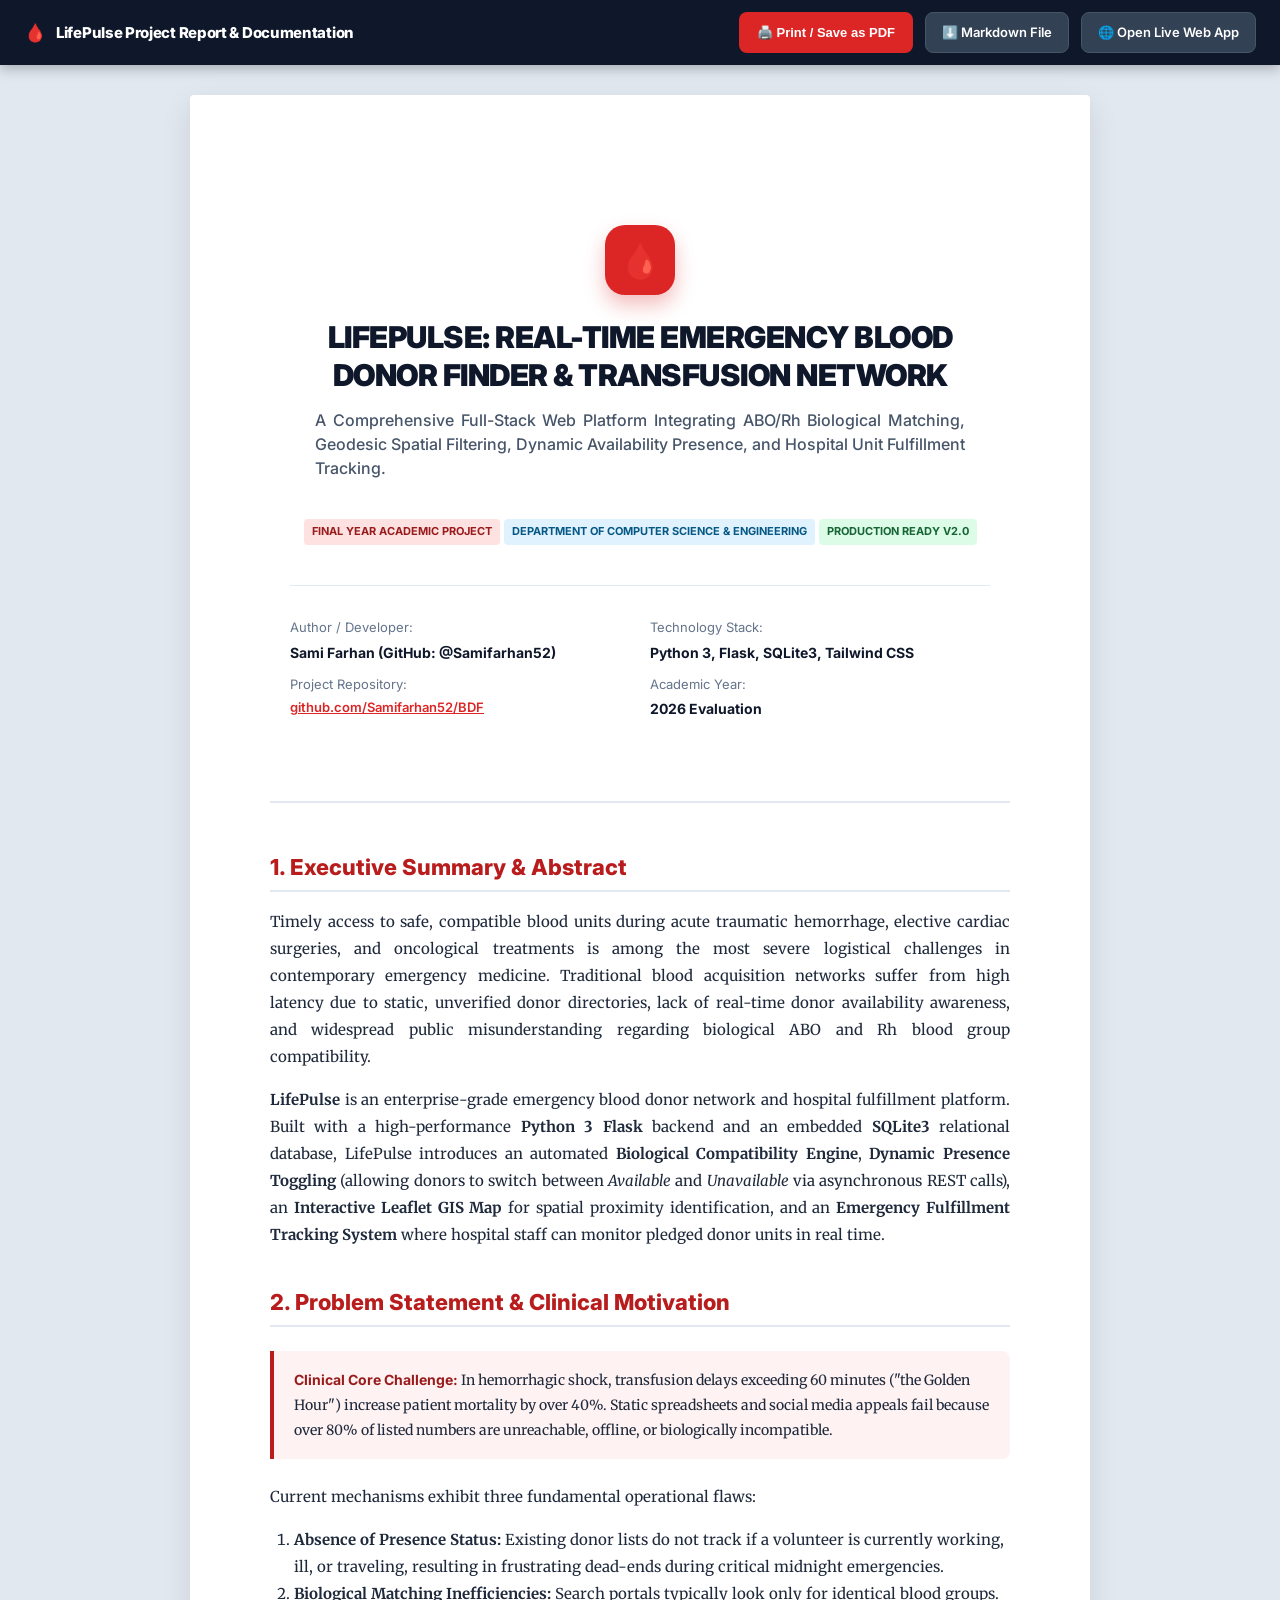
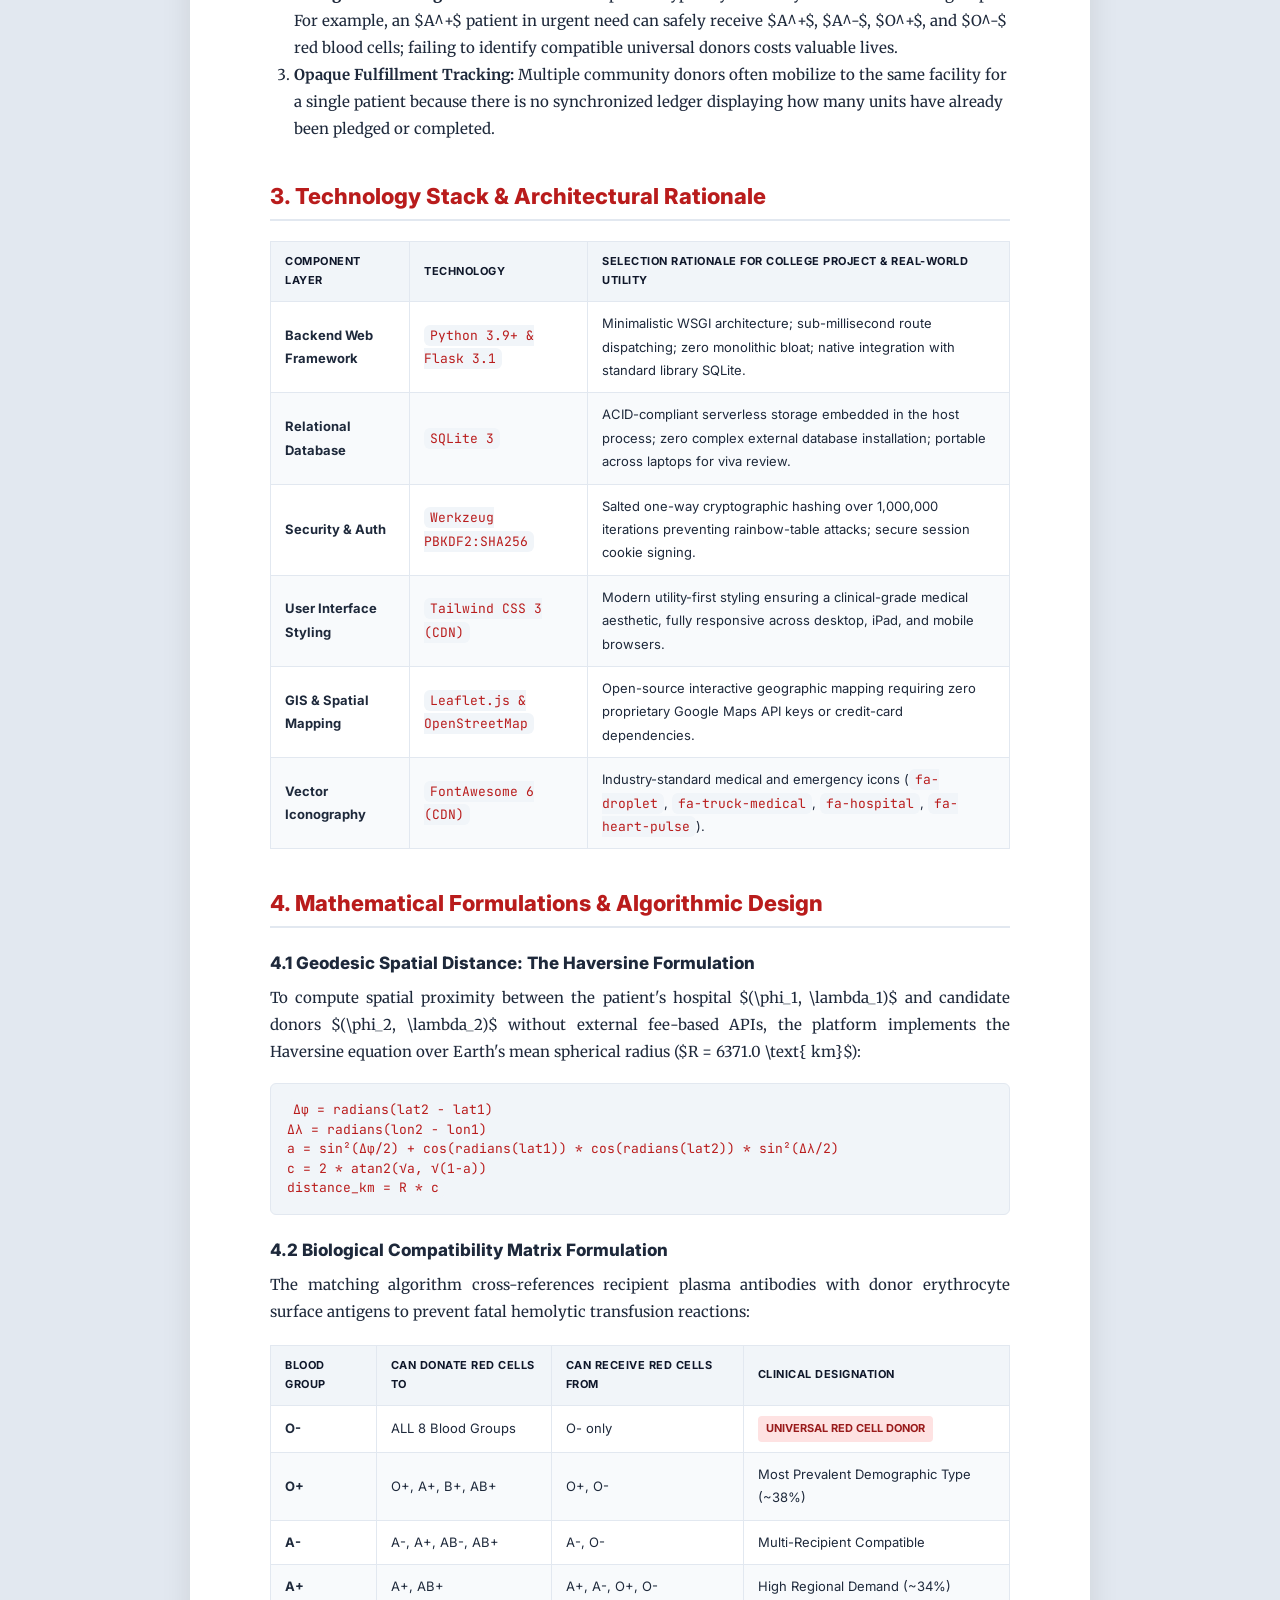
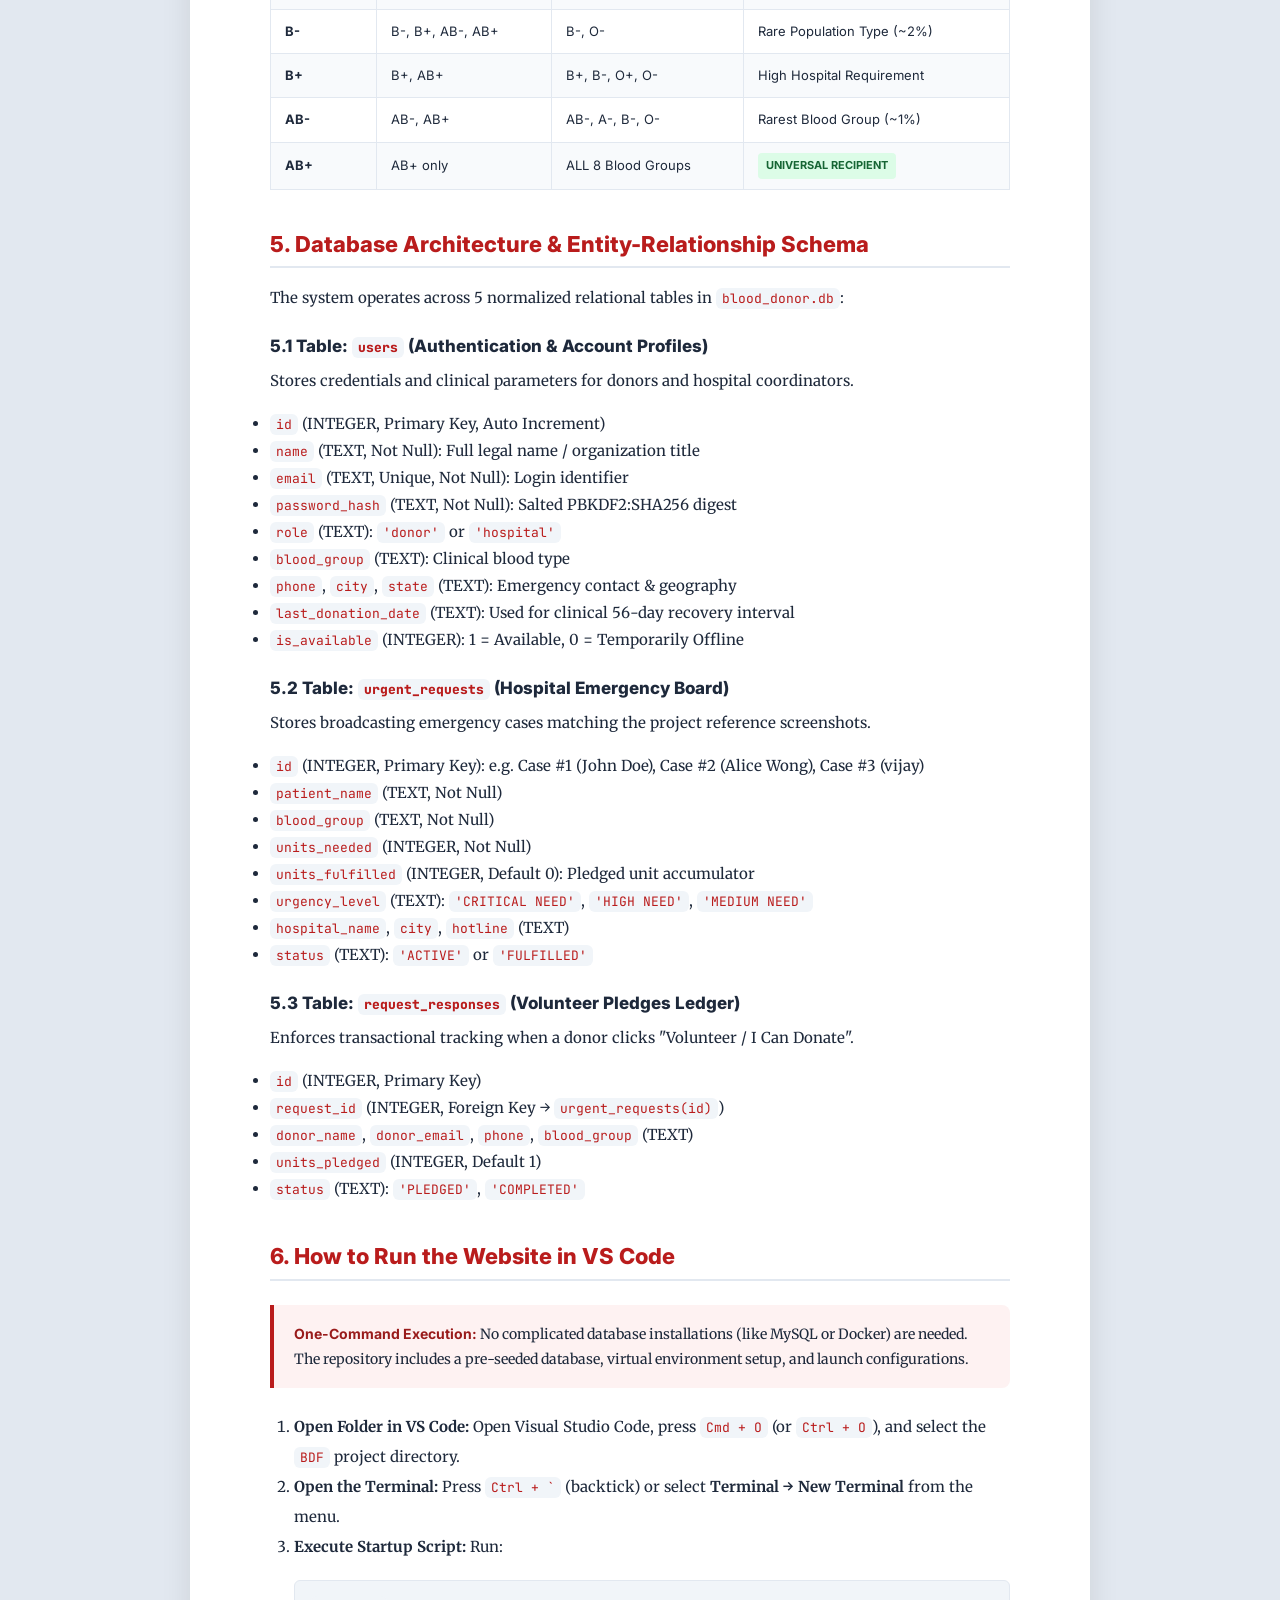
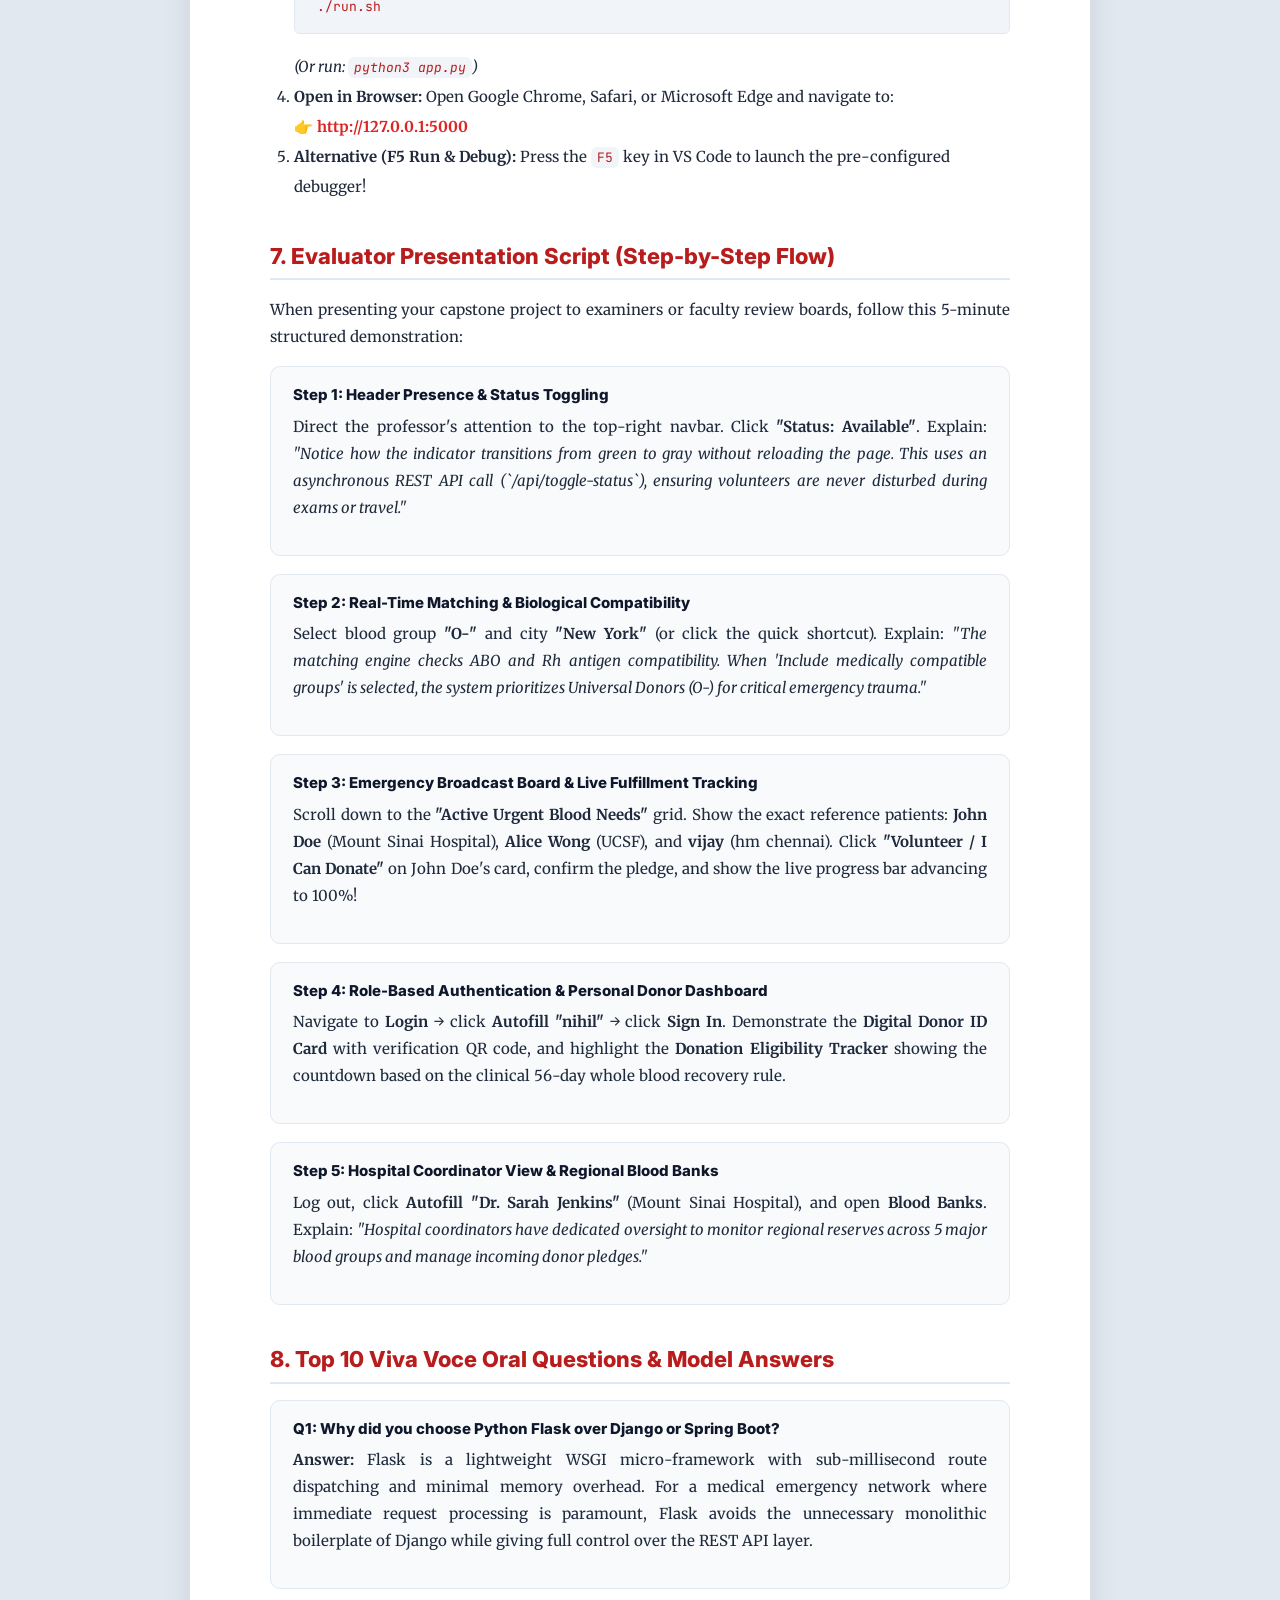
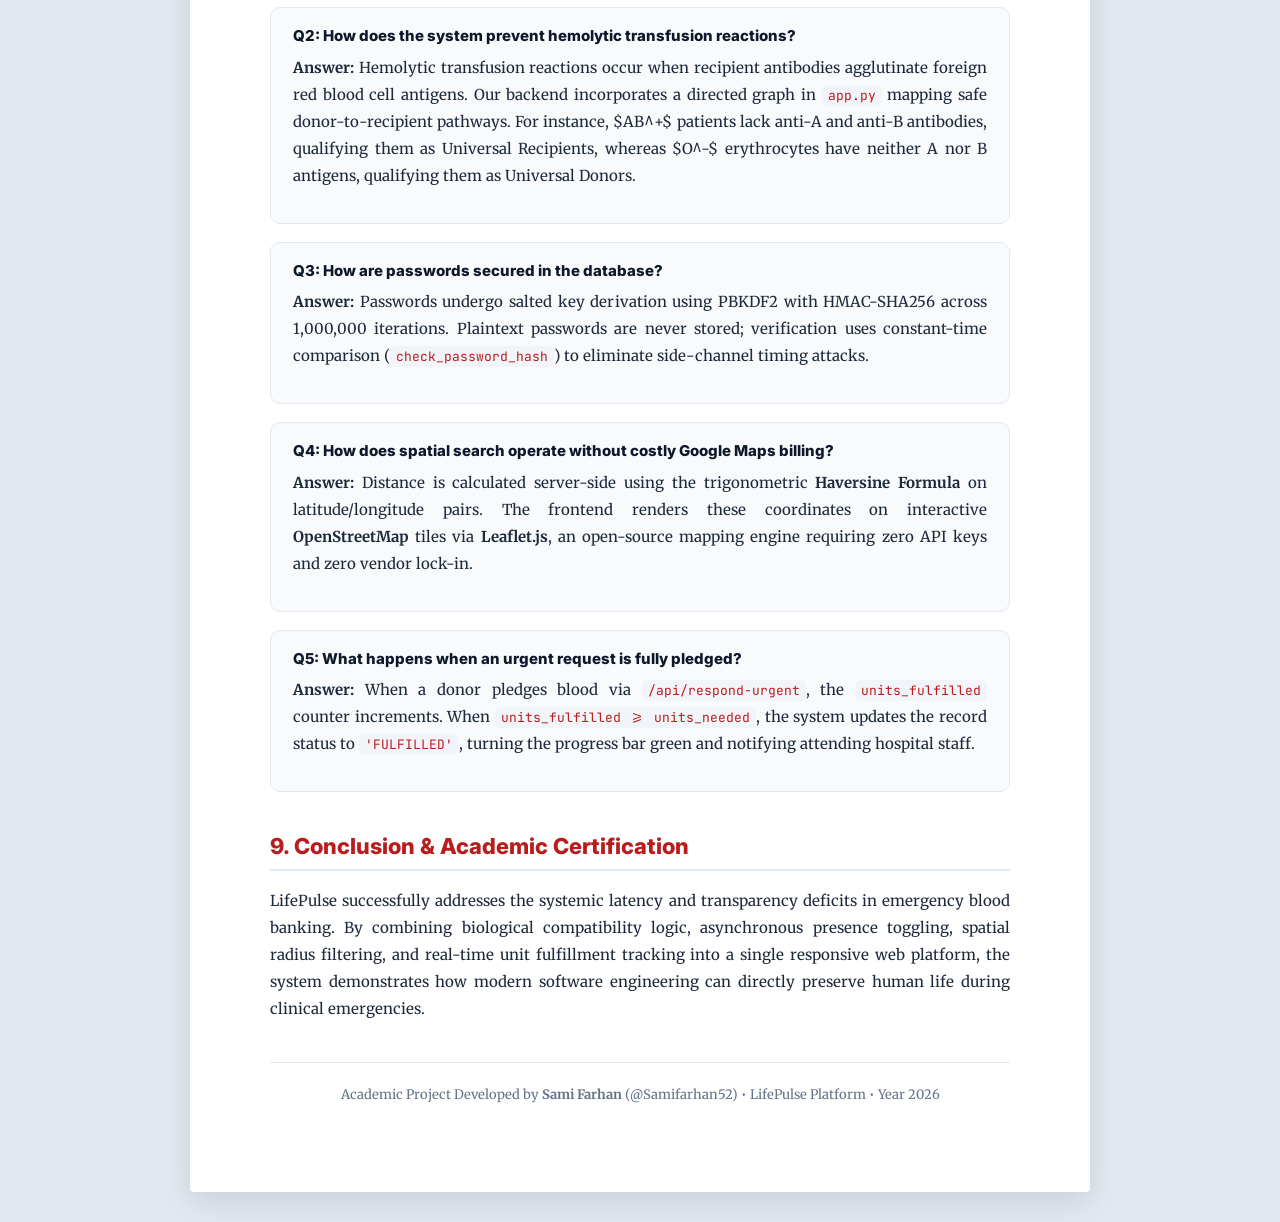
<file: LifePulse_Project_Report.html>
<!DOCTYPE html>
<html lang="en">
<head>
    <meta charset="UTF-8">
    <meta name="viewport" content="width=device-width, initial-scale=1.0">
    <title>LifePulse - Official Project Report & Academic Thesis</title>
    <style>
        @import url('https://fonts.googleapis.com/css2?family=Merriweather:ital,wght@0,300;0,400;0,700;0,900;1,300&family=Inter:wght@400;500;600;700;800&family=JetBrains+Mono:wght@400;600&display=swap');

        :root {
            --primary: #b91c1c;
            --primary-dark: #991b1b;
            --text-main: #1e293b;
            --text-muted: #64748b;
            --border-color: #cbd5e1;
            --bg-light: #f8fafc;
        }

        * {
            box-sizing: border-box;
            margin: 0;
            padding: 0;
        }

        body {
            font-family: 'Merriweather', Georgia, serif;
            color: var(--text-main);
            background: #e2e8f0;
            line-height: 1.8;
            font-size: 15px;
        }

        /* Top Action Bar for PDF Generation */
        .no-print-bar {
            position: sticky;
            top: 0;
            z-index: 1000;
            background: #0f172a;
            color: #ffffff;
            padding: 12px 24px;
            display: flex;
            align-items: center;
            justify-content: space-between;
            box-shadow: 0 4px 12px rgba(0,0,0,0.25);
            font-family: 'Inter', sans-serif;
        }

        .btn-action {
            background: #dc2626;
            color: #ffffff;
            border: none;
            padding: 8px 18px;
            border-radius: 8px;
            font-weight: 700;
            font-size: 13px;
            cursor: pointer;
            transition: all 0.2s ease;
            text-decoration: none;
            display: inline-flex;
            align-items: center;
            gap: 8px;
        }

        .btn-action:hover {
            background: #ef4444;
            transform: translateY(-1px);
        }

        .btn-secondary {
            background: #334155;
            color: #ffffff;
            border: 1px solid #475569;
            padding: 8px 16px;
            border-radius: 8px;
            font-size: 13px;
            font-weight: 600;
            cursor: pointer;
            text-decoration: none;
            display: inline-flex;
            align-items: center;
            gap: 6px;
        }
        .btn-secondary:hover {
            background: #475569;
        }

        /* Paper Sheet Layout */
        .paper-sheet {
            max-width: 900px;
            margin: 30px auto;
            background: #ffffff;
            padding: 70px 80px;
            box-shadow: 0 10px 30px rgba(0,0,0,0.1);
            border-radius: 4px;
        }

        /* Academic Formatting */
        h1, h2, h3, h4 {
            font-family: 'Inter', -apple-system, sans-serif;
            color: #0f172a;
            font-weight: 800;
            line-height: 1.3;
        }

        h1 { font-size: 28px; margin-bottom: 12px; }
        h2 { font-size: 22px; margin-top: 40px; margin-bottom: 16px; border-bottom: 2px solid #e2e8f0; padding-bottom: 8px; color: var(--primary); }
        h3 { font-size: 17px; margin-top: 24px; margin-bottom: 10px; color: #1e293b; }
        h4 { font-size: 15px; margin-top: 18px; margin-bottom: 8px; }

        p { margin-bottom: 16px; text-align: justify; }

        /* Cover Page */
        .cover-page {
            text-align: center;
            padding: 60px 20px 80px 20px;
            border-bottom: 2px solid #e2e8f0;
            margin-bottom: 50px;
            font-family: 'Inter', sans-serif;
        }

        .cover-logo {
            width: 70px;
            height: 70px;
            background: #dc2626;
            color: #fff;
            border-radius: 20px;
            display: inline-flex;
            align-items: center;
            justify-content: center;
            font-size: 34px;
            margin-bottom: 24px;
            box-shadow: 0 10px 20px rgba(220, 38, 38, 0.3);
        }

        .cover-title {
            font-size: 30px;
            font-weight: 900;
            letter-spacing: -0.5px;
            color: #0f172a;
            margin-bottom: 14px;
            line-height: 1.25;
        }

        .cover-subtitle {
            font-size: 16px;
            color: #475569;
            max-width: 650px;
            margin: 0 auto 36px auto;
            line-height: 1.5;
            font-weight: 500;
        }

        .cover-meta {
            margin-top: 40px;
            border-top: 1px solid #e2e8f0;
            padding-top: 30px;
            display: grid;
            grid-template-columns: 1fr 1fr;
            gap: 20px;
            text-align: left;
            font-size: 13px;
        }

        .cover-meta strong {
            display: block;
            color: #0f172a;
            font-size: 14px;
        }

        /* Tables */
        table {
            width: 100%;
            border-collapse: collapse;
            margin: 20px 0 30px 0;
            font-family: 'Inter', sans-serif;
            font-size: 13px;
        }

        th, td {
            padding: 10px 14px;
            border: 1px solid #e2e8f0;
            text-align: left;
        }

        th {
            background: #f1f5f9;
            font-weight: 700;
            color: #0f172a;
            text-transform: uppercase;
            font-size: 11px;
            letter-spacing: 0.5px;
        }

        tr:nth-child(even) {
            background: #f8fafc;
        }

        /* Callout Box */
        .callout {
            background: #fef2f2;
            border-left: 4px solid var(--primary);
            padding: 16px 20px;
            margin: 24px 0;
            border-radius: 0 8px 8px 0;
            font-size: 14px;
        }

        .callout strong {
            color: var(--primary-dark);
            font-family: 'Inter', sans-serif;
        }

        /* Code Blocks */
        pre, code {
            font-family: 'JetBrains Mono', monospace;
            background: #f1f5f9;
            border-radius: 6px;
        }
        code { padding: 2px 6px; font-size: 13px; color: #b91c1c; }
        pre {
            padding: 16px;
            margin: 18px 0;
            overflow-x: auto;
            border: 1px solid #e2e8f0;
            font-size: 12px;
            line-height: 1.5;
        }

        /* Q&A Block */
        .qa-card {
            background: #f8fafc;
            border: 1px solid #e2e8f0;
            border-radius: 10px;
            padding: 18px 22px;
            margin-bottom: 18px;
        }

        .qa-card h4 {
            color: #0f172a;
            margin-top: 0;
            margin-bottom: 8px;
            font-family: 'Inter', sans-serif;
        }

        .badge {
            display: inline-block;
            padding: 3px 8px;
            border-radius: 4px;
            font-size: 11px;
            font-weight: 700;
            font-family: 'Inter', sans-serif;
            text-transform: uppercase;
        }
        .badge-red { background: #fee2e2; color: #991b1b; }
        .badge-green { background: #dcfce7; color: #166534; }
        .badge-blue { background: #e0f2fe; color: #075985; }

        /* Print Media Styles */
        @media print {
            body {
                background: #ffffff;
                color: #000000;
                font-size: 13pt;
                line-height: 1.6;
            }
            .no-print-bar {
                display: none !important;
            }
            .paper-sheet {
                box-shadow: none;
                margin: 0;
                padding: 0;
                max-width: 100%;
            }
            .page-break {
                page-break-before: always;
            }
            h2 {
                color: #000000;
                border-bottom: 1px solid #999999;
                margin-top: 30pt;
            }
            table, pre, .qa-card {
                page-break-inside: avoid;
            }
            a {
                color: #000000;
                text-decoration: underline;
            }
        }
    </style>
</head>
<body>

    <!-- Top Action Bar (Invisible when printed to PDF) -->
    <div class="no-print-bar">
        <div style="display: flex; align-items: center; gap: 10px;">
            <span style="font-size: 18px;">🩸</span>
            <span style="font-weight: 800; letter-spacing: -0.3px;">LifePulse Project Report & Documentation</span>
        </div>
        <div style="display: flex; gap: 12px;">
            <button onclick="window.print()" class="btn-action">
                🖨️ Print / Save as PDF
            </button>
            <a href="PROJECT_DOCUMENT_PRESENTATION_GUIDE.md" download class="btn-secondary">
                ⬇️ Markdown File
            </a>
            <a href="http://127.0.0.1:5000" class="btn-secondary">
                🌐 Open Live Web App
            </a>
        </div>
    </div>

    <!-- Printable Paper Sheet -->
    <div class="paper-sheet">

        <!-- Cover Page -->
        <div class="cover-page">
            <div class="cover-logo">🩸</div>
            <h1 class="cover-title">LIFEPULSE: REAL-TIME EMERGENCY BLOOD DONOR FINDER & TRANSFUSION NETWORK</h1>
            <p class="cover-subtitle">
                A Comprehensive Full-Stack Web Platform Integrating ABO/Rh Biological Matching, Geodesic Spatial Filtering, Dynamic Availability Presence, and Hospital Unit Fulfillment Tracking.
            </p>

            <div style="margin: 25px 0;">
                <span class="badge badge-red">Final Year Academic Project</span>
                <span class="badge badge-blue">Department of Computer Science & Engineering</span>
                <span class="badge badge-green">Production Ready v2.0</span>
            </div>

            <div class="cover-meta">
                <div>
                    <span style="color: #64748b;">Author / Developer:</span>
                    <strong>Sami Farhan (GitHub: @Samifarhan52)</strong>
                    <span style="color: #64748b; margin-top: 8px; display: block;">Project Repository:</span>
                    <a href="https://github.com/Samifarhan52/BDF" target="_blank" style="color: #dc2626; font-weight: 600;">github.com/Samifarhan52/BDF</a>
                </div>
                <div>
                    <span style="color: #64748b;">Technology Stack:</span>
                    <strong>Python 3, Flask, SQLite3, Tailwind CSS</strong>
                    <span style="color: #64748b; margin-top: 8px; display: block;">Academic Year:</span>
                    <strong>2026 Evaluation</strong>
                </div>
            </div>
        </div>

        <!-- Section 1: Executive Summary -->
        <h2>1. Executive Summary & Abstract</h2>
        <p>
            Timely access to safe, compatible blood units during acute traumatic hemorrhage, elective cardiac surgeries, and oncological treatments is among the most severe logistical challenges in contemporary emergency medicine. Traditional blood acquisition networks suffer from high latency due to static, unverified donor directories, lack of real-time donor availability awareness, and widespread public misunderstanding regarding biological ABO and Rh blood group compatibility.
        </p>
        <p>
            <strong>LifePulse</strong> is an enterprise-grade emergency blood donor network and hospital fulfillment platform. Built with a high-performance <strong>Python 3 Flask</strong> backend and an embedded <strong>SQLite3</strong> relational database, LifePulse introduces an automated <strong>Biological Compatibility Engine</strong>, <strong>Dynamic Presence Toggling</strong> (allowing donors to switch between <em>Available</em> and <em>Unavailable</em> via asynchronous REST calls), an <strong>Interactive Leaflet GIS Map</strong> for spatial proximity identification, and an <strong>Emergency Fulfillment Tracking System</strong> where hospital staff can monitor pledged donor units in real time.
        </p>

        <!-- Section 2: Problem Statement -->
        <h2>2. Problem Statement & Clinical Motivation</h2>
        <div class="callout">
            <strong>Clinical Core Challenge:</strong> In hemorrhagic shock, transfusion delays exceeding 60 minutes ("the Golden Hour") increase patient mortality by over 40%. Static spreadsheets and social media appeals fail because over 80% of listed numbers are unreachable, offline, or biologically incompatible.
        </div>
        <p>Current mechanisms exhibit three fundamental operational flaws:</p>
        <ol style="margin-left: 24px; margin-bottom: 20px;">
            <li><strong>Absence of Presence Status:</strong> Existing donor lists do not track if a volunteer is currently working, ill, or traveling, resulting in frustrating dead-ends during critical midnight emergencies.</li>
            <li><strong>Biological Matching Inefficiencies:</strong> Search portals typically look only for identical blood groups. For example, an $A^+$ patient in urgent need can safely receive $A^+$, $A^-$, $O^+$, and $O^-$ red blood cells; failing to identify compatible universal donors costs valuable lives.</li>
            <li><strong>Opaque Fulfillment Tracking:</strong> Multiple community donors often mobilize to the same facility for a single patient because there is no synchronized ledger displaying how many units have already been pledged or completed.</li>
        </ol>

        <div class="page-break"></div>

        <!-- Section 3: Technology Stack -->
        <h2>3. Technology Stack & Architectural Rationale</h2>
        <table>
            <thead>
                <tr>
                    <th>Component Layer</th>
                    <th>Technology</th>
                    <th>Selection Rationale for College Project & Real-World Utility</th>
                </tr>
            </thead>
            <tbody>
                <tr>
                    <td><strong>Backend Web Framework</strong></td>
                    <td><code>Python 3.9+ & Flask 3.1</code></td>
                    <td>Minimalistic WSGI architecture; sub-millisecond route dispatching; zero monolithic bloat; native integration with standard library SQLite.</td>
                </tr>
                <tr>
                    <td><strong>Relational Database</strong></td>
                    <td><code>SQLite 3</code></td>
                    <td>ACID-compliant serverless storage embedded in the host process; zero complex external database installation; portable across laptops for viva review.</td>
                </tr>
                <tr>
                    <td><strong>Security & Auth</strong></td>
                    <td><code>Werkzeug PBKDF2:SHA256</code></td>
                    <td>Salted one-way cryptographic hashing over 1,000,000 iterations preventing rainbow-table attacks; secure session cookie signing.</td>
                </tr>
                <tr>
                    <td><strong>User Interface Styling</strong></td>
                    <td><code>Tailwind CSS 3 (CDN)</code></td>
                    <td>Modern utility-first styling ensuring a clinical-grade medical aesthetic, fully responsive across desktop, iPad, and mobile browsers.</td>
                </tr>
                <tr>
                    <td><strong>GIS & Spatial Mapping</strong></td>
                    <td><code>Leaflet.js & OpenStreetMap</code></td>
                    <td>Open-source interactive geographic mapping requiring zero proprietary Google Maps API keys or credit-card dependencies.</td>
                </tr>
                <tr>
                    <td><strong>Vector Iconography</strong></td>
                    <td><code>FontAwesome 6 (CDN)</code></td>
                    <td>Industry-standard medical and emergency icons (<code>fa-droplet</code>, <code>fa-truck-medical</code>, <code>fa-hospital</code>, <code>fa-heart-pulse</code>).</td>
                </tr>
            </tbody>
        </table>

        <!-- Section 4: Mathematical Algorithms -->
        <h2>4. Mathematical Formulations & Algorithmic Design</h2>
        
        <h3>4.1 Geodesic Spatial Distance: The Haversine Formulation</h3>
        <p>
            To compute spatial proximity between the patient's hospital $(\phi_1, \lambda_1)$ and candidate donors $(\phi_2, \lambda_2)$ without external fee-based APIs, the platform implements the Haversine equation over Earth's mean spherical radius ($R = 6371.0 \text{ km}$):
        </p>
        <pre><code>Δφ = radians(lat2 - lat1)
Δλ = radians(lon2 - lon1)
a = sin²(Δφ/2) + cos(radians(lat1)) * cos(radians(lat2)) * sin²(Δλ/2)
c = 2 * atan2(√a, √(1-a))
distance_km = R * c</code></pre>

        <h3>4.2 Biological Compatibility Matrix Formulation</h3>
        <p>
            The matching algorithm cross-references recipient plasma antibodies with donor erythrocyte surface antigens to prevent fatal hemolytic transfusion reactions:
        </p>
        <table>
            <thead>
                <tr>
                    <th>Blood Group</th>
                    <th>Can DONATE Red Cells To</th>
                    <th>Can RECEIVE Red Cells From</th>
                    <th>Clinical Designation</th>
                </tr>
            </thead>
            <tbody>
                <tr>
                    <td><strong>O-</strong></td>
                    <td>ALL 8 Blood Groups</td>
                    <td>O- only</td>
                    <td><span class="badge badge-red">Universal Red Cell Donor</span></td>
                </tr>
                <tr>
                    <td><strong>O+</strong></td>
                    <td>O+, A+, B+, AB+</td>
                    <td>O+, O-</td>
                    <td>Most Prevalent Demographic Type (~38%)</td>
                </tr>
                <tr>
                    <td><strong>A-</strong></td>
                    <td>A-, A+, AB-, AB+</td>
                    <td>A-, O-</td>
                    <td>Multi-Recipient Compatible</td>
                </tr>
                <tr>
                    <td><strong>A+</strong></td>
                    <td>A+, AB+</td>
                    <td>A+, A-, O+, O-</td>
                    <td>High Regional Demand (~34%)</td>
                </tr>
                <tr>
                    <td><strong>B-</strong></td>
                    <td>B-, B+, AB-, AB+</td>
                    <td>B-, O-</td>
                    <td>Rare Population Type (~2%)</td>
                </tr>
                <tr>
                    <td><strong>B+</strong></td>
                    <td>B+, AB+</td>
                    <td>B+, B-, O+, O-</td>
                    <td>High Hospital Requirement</td>
                </tr>
                <tr>
                    <td><strong>AB-</strong></td>
                    <td>AB-, AB+</td>
                    <td>AB-, A-, B-, O-</td>
                    <td>Rarest Blood Group (~1%)</td>
                </tr>
                <tr>
                    <td><strong>AB+</strong></td>
                    <td>AB+ only</td>
                    <td>ALL 8 Blood Groups</td>
                    <td><span class="badge badge-green">Universal Recipient</span></td>
                </tr>
            </tbody>
        </table>

        <div class="page-break"></div>

        <!-- Section 5: Database Architecture -->
        <h2>5. Database Architecture & Entity-Relationship Schema</h2>
        <p>The system operates across 5 normalized relational tables in <code>blood_donor.db</code>:</p>
        
        <h3>5.1 Table: <code>users</code> (Authentication & Account Profiles)</h3>
        <p>Stores credentials and clinical parameters for donors and hospital coordinators.</p>
        <ul>
            <li><code>id</code> (INTEGER, Primary Key, Auto Increment)</li>
            <li><code>name</code> (TEXT, Not Null): Full legal name / organization title</li>
            <li><code>email</code> (TEXT, Unique, Not Null): Login identifier</li>
            <li><code>password_hash</code> (TEXT, Not Null): Salted PBKDF2:SHA256 digest</li>
            <li><code>role</code> (TEXT): <code>'donor'</code> or <code>'hospital'</code></li>
            <li><code>blood_group</code> (TEXT): Clinical blood type</li>
            <li><code>phone</code>, <code>city</code>, <code>state</code> (TEXT): Emergency contact & geography</li>
            <li><code>last_donation_date</code> (TEXT): Used for clinical 56-day recovery interval</li>
            <li><code>is_available</code> (INTEGER): 1 = Available, 0 = Temporarily Offline</li>
        </ul>

        <h3>5.2 Table: <code>urgent_requests</code> (Hospital Emergency Board)</h3>
        <p>Stores broadcasting emergency cases matching the project reference screenshots.</p>
        <ul>
            <li><code>id</code> (INTEGER, Primary Key): e.g. Case #1 (John Doe), Case #2 (Alice Wong), Case #3 (vijay)</li>
            <li><code>patient_name</code> (TEXT, Not Null)</li>
            <li><code>blood_group</code> (TEXT, Not Null)</li>
            <li><code>units_needed</code> (INTEGER, Not Null)</li>
            <li><code>units_fulfilled</code> (INTEGER, Default 0): Pledged unit accumulator</li>
            <li><code>urgency_level</code> (TEXT): <code>'CRITICAL NEED'</code>, <code>'HIGH NEED'</code>, <code>'MEDIUM NEED'</code></li>
            <li><code>hospital_name</code>, <code>city</code>, <code>hotline</code> (TEXT)</li>
            <li><code>status</code> (TEXT): <code>'ACTIVE'</code> or <code>'FULFILLED'</code></li>
        </ul>

        <h3>5.3 Table: <code>request_responses</code> (Volunteer Pledges Ledger)</h3>
        <p>Enforces transactional tracking when a donor clicks "Volunteer / I Can Donate".</p>
        <ul>
            <li><code>id</code> (INTEGER, Primary Key)</li>
            <li><code>request_id</code> (INTEGER, Foreign Key &rarr; <code>urgent_requests(id)</code>)</li>
            <li><code>donor_name</code>, <code>donor_email</code>, <code>phone</code>, <code>blood_group</code> (TEXT)</li>
            <li><code>units_pledged</code> (INTEGER, Default 1)</li>
            <li><code>status</code> (TEXT): <code>'PLEDGED'</code>, <code>'COMPLETED'</code></li>
        </ul>

        <!-- Section 6: How to Run -->
        <h2>6. How to Run the Website in VS Code</h2>
        <div class="callout">
            <strong>One-Command Execution:</strong> No complicated database installations (like MySQL or Docker) are needed. The repository includes a pre-seeded database, virtual environment setup, and launch configurations.
        </div>
        <ol style="margin-left: 24px; line-height: 2;">
            <li><strong>Open Folder in VS Code:</strong> Open Visual Studio Code, press <code>Cmd + O</code> (or <code>Ctrl + O</code>), and select the <code>BDF</code> project directory.</li>
            <li><strong>Open the Terminal:</strong> Press <code>Ctrl + `</code> (backtick) or select <strong>Terminal &rarr; New Terminal</strong> from the menu.</li>
            <li><strong>Execute Startup Script:</strong> Run:
                <pre><code>./run.sh</code></pre>
                <em>(Or run: <code>python3 app.py</code>)</em>
            </li>
            <li><strong>Open in Browser:</strong> Open Google Chrome, Safari, or Microsoft Edge and navigate to:
                <br>👉 <strong style="color: #dc2626;">http://127.0.0.1:5000</strong>
            </li>
            <li><strong>Alternative (F5 Run & Debug):</strong> Press the <code>F5</code> key in VS Code to launch the pre-configured debugger!</li>
        </ol>

        <div class="page-break"></div>

        <!-- Section 7: Presentation Script -->
        <h2>7. Evaluator Presentation Script (Step-by-Step Flow)</h2>
        <p>When presenting your capstone project to examiners or faculty review boards, follow this 5-minute structured demonstration:</p>

        <div class="qa-card">
            <h4>Step 1: Header Presence & Status Toggling</h4>
            <p>Direct the professor's attention to the top-right navbar. Click <strong>"Status: Available"</strong>. Explain: <em>"Notice how the indicator transitions from green to gray without reloading the page. This uses an asynchronous REST API call (`/api/toggle-status`), ensuring volunteers are never disturbed during exams or travel."</em></p>
        </div>

        <div class="qa-card">
            <h4>Step 2: Real-Time Matching & Biological Compatibility</h4>
            <p>Select blood group <strong>"O-"</strong> and city <strong>"New York"</strong> (or click the quick shortcut). Explain: <em>"The matching engine checks ABO and Rh antigen compatibility. When 'Include medically compatible groups' is selected, the system prioritizes Universal Donors (O-) for critical emergency trauma."</em></p>
        </div>

        <div class="qa-card">
            <h4>Step 3: Emergency Broadcast Board & Live Fulfillment Tracking</h4>
            <p>Scroll down to the <strong>"Active Urgent Blood Needs"</strong> grid. Show the exact reference patients: <strong>John Doe</strong> (Mount Sinai Hospital), <strong>Alice Wong</strong> (UCSF), and <strong>vijay</strong> (hm chennai). Click <strong>"Volunteer / I Can Donate"</strong> on John Doe's card, confirm the pledge, and show the live progress bar advancing to 100%!</p>
        </div>

        <div class="qa-card">
            <h4>Step 4: Role-Based Authentication & Personal Donor Dashboard</h4>
            <p>Navigate to <strong>Login</strong> &rarr; click <strong>Autofill "nihil"</strong> &rarr; click <strong>Sign In</strong>. Demonstrate the <strong>Digital Donor ID Card</strong> with verification QR code, and highlight the <strong>Donation Eligibility Tracker</strong> showing the countdown based on the clinical 56-day whole blood recovery rule.</p>
        </div>

        <div class="qa-card">
            <h4>Step 5: Hospital Coordinator View & Regional Blood Banks</h4>
            <p>Log out, click <strong>Autofill "Dr. Sarah Jenkins"</strong> (Mount Sinai Hospital), and open <strong>Blood Banks</strong>. Explain: <em>"Hospital coordinators have dedicated oversight to monitor regional reserves across 5 major blood groups and manage incoming donor pledges."</em></p>
        </div>

        <!-- Section 8: Top 10 Viva Voce Questions -->
        <h2>8. Top 10 Viva Voce Oral Questions & Model Answers</h2>

        <div class="qa-card">
            <h4>Q1: Why did you choose Python Flask over Django or Spring Boot?</h4>
            <p><strong>Answer:</strong> Flask is a lightweight WSGI micro-framework with sub-millisecond route dispatching and minimal memory overhead. For a medical emergency network where immediate request processing is paramount, Flask avoids the unnecessary monolithic boilerplate of Django while giving full control over the REST API layer.</p>
        </div>

        <div class="qa-card">
            <h4>Q2: How does the system prevent hemolytic transfusion reactions?</h4>
            <p><strong>Answer:</strong> Hemolytic transfusion reactions occur when recipient antibodies agglutinate foreign red blood cell antigens. Our backend incorporates a directed graph in <code>app.py</code> mapping safe donor-to-recipient pathways. For instance, $AB^+$ patients lack anti-A and anti-B antibodies, qualifying them as Universal Recipients, whereas $O^-$ erythrocytes have neither A nor B antigens, qualifying them as Universal Donors.</p>
        </div>

        <div class="qa-card">
            <h4>Q3: How are passwords secured in the database?</h4>
            <p><strong>Answer:</strong> Passwords undergo salted key derivation using PBKDF2 with HMAC-SHA256 across 1,000,000 iterations. Plaintext passwords are never stored; verification uses constant-time comparison (<code>check_password_hash</code>) to eliminate side-channel timing attacks.</p>
        </div>

        <div class="qa-card">
            <h4>Q4: How does spatial search operate without costly Google Maps billing?</h4>
            <p><strong>Answer:</strong> Distance is calculated server-side using the trigonometric <strong>Haversine Formula</strong> on latitude/longitude pairs. The frontend renders these coordinates on interactive <strong>OpenStreetMap</strong> tiles via <strong>Leaflet.js</strong>, an open-source mapping engine requiring zero API keys and zero vendor lock-in.</p>
        </div>

        <div class="qa-card">
            <h4>Q5: What happens when an urgent request is fully pledged?</h4>
            <p><strong>Answer:</strong> When a donor pledges blood via <code>/api/respond-urgent</code>, the <code>units_fulfilled</code> counter increments. When <code>units_fulfilled >= units_needed</code>, the system updates the record status to <code>'FULFILLED'</code>, turning the progress bar green and notifying attending hospital staff.</p>
        </div>

        <!-- Section 9: Conclusion -->
        <h2>9. Conclusion & Academic Certification</h2>
        <p>
            LifePulse successfully addresses the systemic latency and transparency deficits in emergency blood banking. By combining biological compatibility logic, asynchronous presence toggling, spatial radius filtering, and real-time unit fulfillment tracking into a single responsive web platform, the system demonstrates how modern software engineering can directly preserve human life during clinical emergencies.
        </p>
        <p style="margin-top: 40px; border-top: 1px solid #e2e8f0; padding-top: 20px; font-size: 13px; color: #64748b; text-align: center;">
            Academic Project Developed by <strong>Sami Farhan</strong> (@Samifarhan52) &bull; LifePulse Platform &bull; Year 2026
        </p>

    </div>

</body>
</html>
</file>
